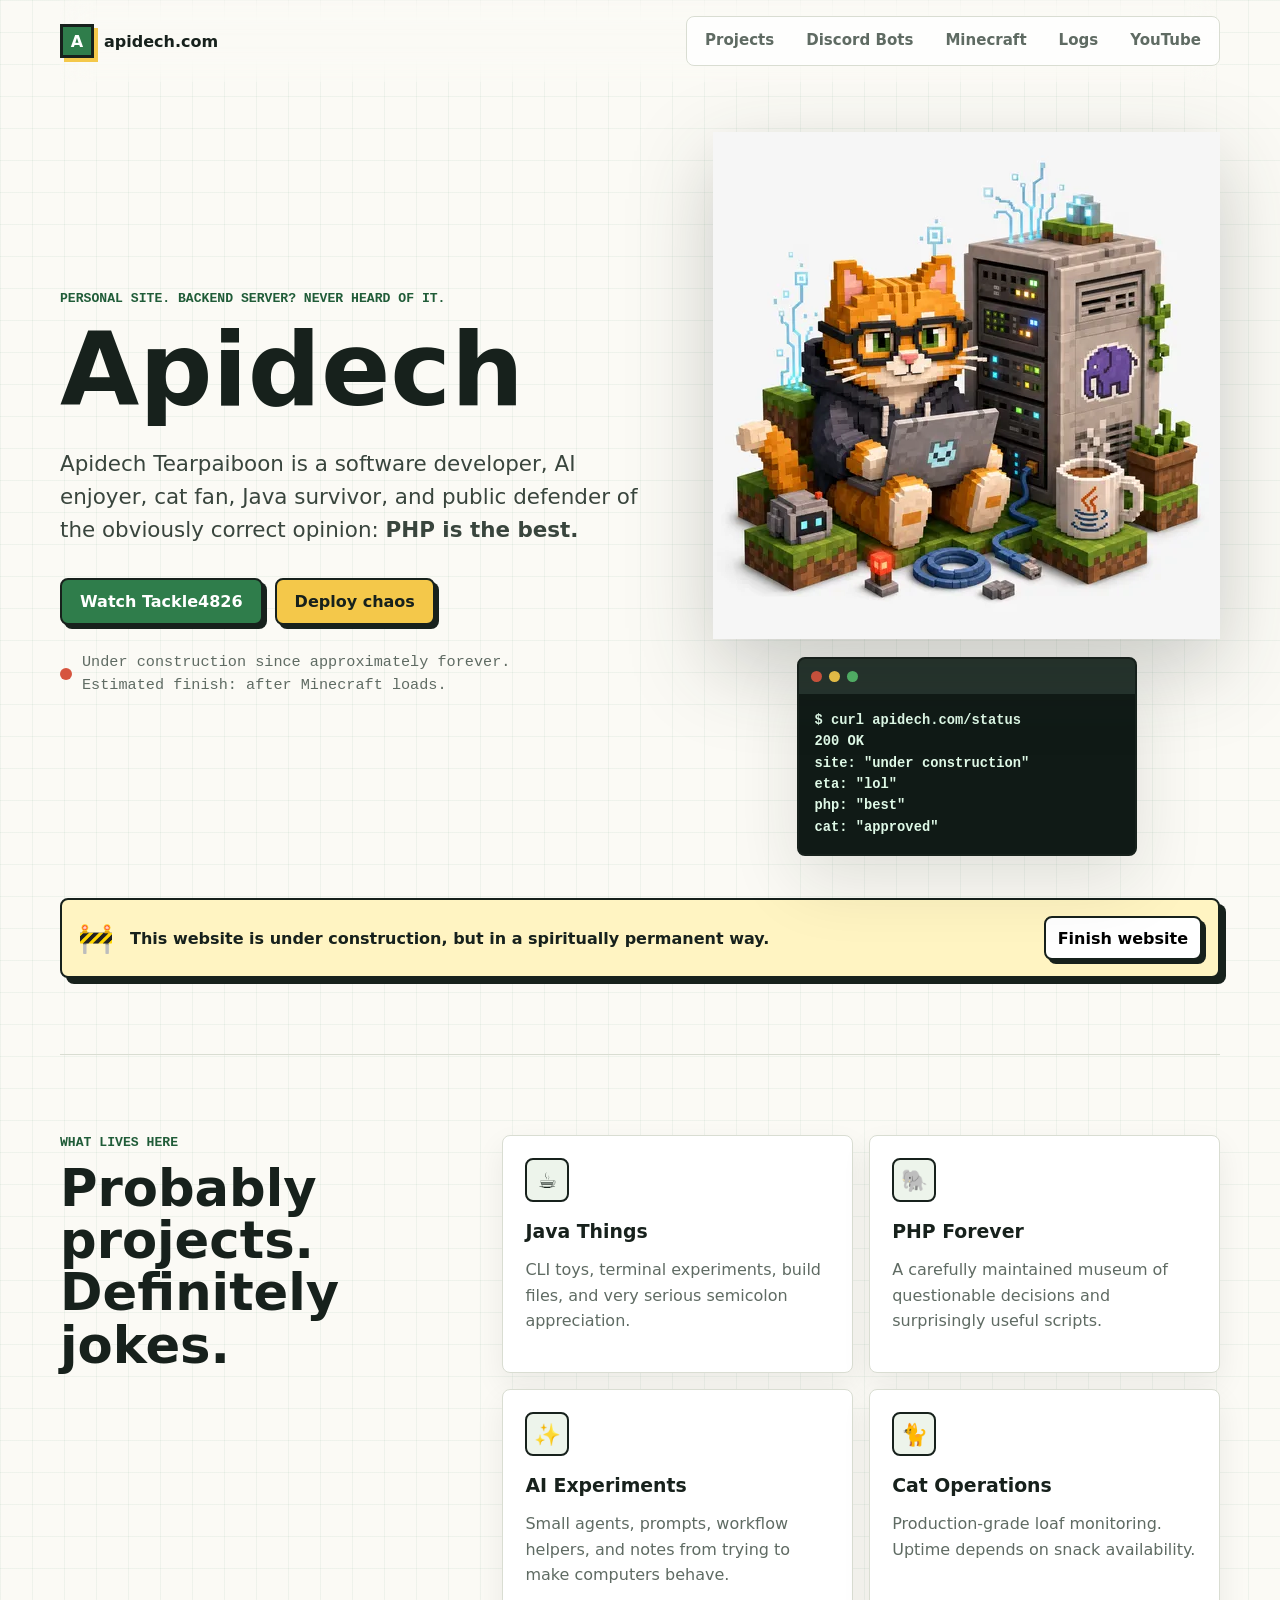
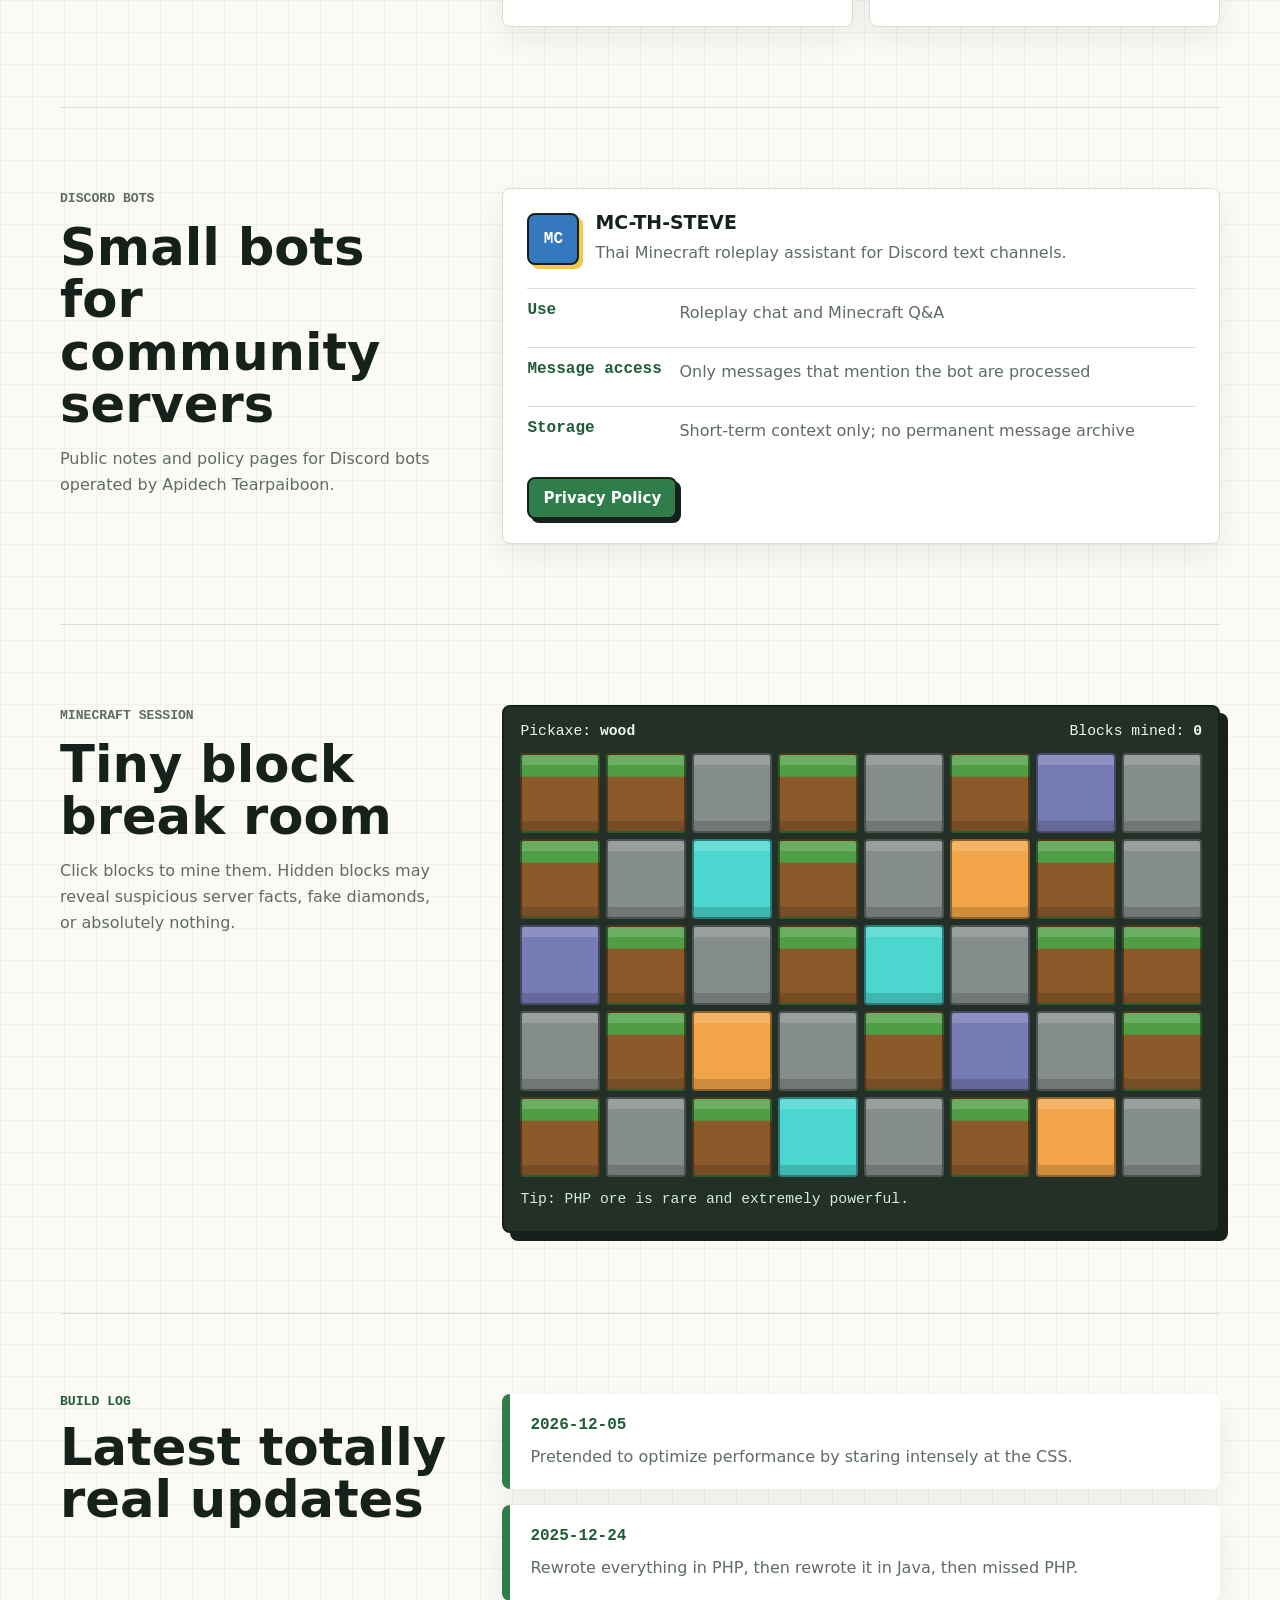
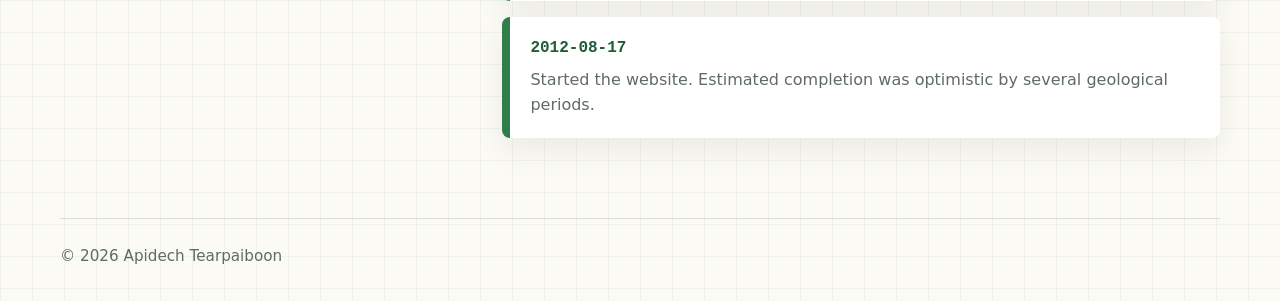
<file: index.html>
<!doctype html>
<html lang="en">
  <head>
    <meta charset="utf-8">
    <meta name="viewport" content="width=device-width, initial-scale=1">
    <meta name="description" content="The personal landing page of Apidech Tearpaiboon. Software, AI, cats, Minecraft, and one suspiciously permanent under-construction sign.">
    <title>Apidech Tearpaiboon | apidech.com</title>
    <link rel="preload" href="assets/apidech-cat-server.webp" as="image">
    <link rel="stylesheet" href="styles.css">
  </head>
  <body>
    <div class="site-shell">
      <header class="topbar" aria-label="Site header">
        <a class="brand" href="#top" aria-label="apidech.com home">
          <span class="brand-mark" aria-hidden="true">A</span>
          <span>apidech.com</span>
        </a>
        <nav class="nav" aria-label="Primary navigation">
          <a href="#projects">Projects</a>
          <a href="#discord-bots">Discord Bots</a>
          <a href="#minecraft">Minecraft</a>
          <a href="#logs">Logs</a>
          <a href="https://www.youtube.com/user/tackle4826" target="_blank" rel="noreferrer">YouTube</a>
        </nav>
      </header>

      <main id="top">
        <section class="hero" aria-labelledby="hero-title">
          <div class="hero-copy">
            <p class="eyebrow">Personal site. Backend server? Never heard of it.</p>
            <h1 id="hero-title">Apidech</h1>
            <p class="intro">
              Apidech Tearpaiboon is a software developer, AI enjoyer, cat fan, Java survivor, and public defender of the obviously correct opinion:
              <strong>PHP is the best.</strong>
            </p>
            <div class="hero-actions" aria-label="Hero actions">
              <a class="button primary" href="https://www.youtube.com/user/tackle4826" target="_blank" rel="noreferrer">Watch Tackle4826</a>
              <button class="button ghost" type="button" data-chaos-button>Deploy chaos</button>
            </div>
            <div class="status-line" role="status">
              <span class="pulse" aria-hidden="true"></span>
              Under construction since approximately forever. Estimated finish: after Minecraft loads.
            </div>
          </div>

          <div class="hero-visual" aria-label="Cat developer mascot beside an old server">
            <img src="assets/apidech-cat-server.webp" alt="Pixel-art cat developer with a server, code props, and Minecraft blocks">
            <div class="terminal-card" aria-label="Fake terminal status">
              <div class="terminal-header">
                <span></span><span></span><span></span>
              </div>
              <pre><code>$ curl apidech.com/status
200 OK
site: "under construction"
eta: "lol"
php: "best"
cat: "approved"</code></pre>
            </div>
          </div>
        </section>

        <section class="notice-band" aria-label="Construction notice">
          <span>🚧</span>
          <p>This website is under construction, but in a spiritually permanent way.</p>
          <button class="tiny-button" type="button" data-finish-button>Finish website</button>
        </section>

        <section class="section-grid" id="projects" aria-labelledby="projects-title">
          <div>
            <p class="eyebrow">What lives here</p>
            <h2 id="projects-title">Probably projects. Definitely jokes.</h2>
          </div>
          <div class="cards">
            <article class="card">
              <span class="card-icon" aria-hidden="true">☕</span>
              <h3>Java Things</h3>
              <p>CLI toys, terminal experiments, build files, and very serious semicolon appreciation.</p>
            </article>
            <article class="card">
              <span class="card-icon" aria-hidden="true">🐘</span>
              <h3>PHP Forever</h3>
              <p>A carefully maintained museum of questionable decisions and surprisingly useful scripts.</p>
            </article>
            <article class="card">
              <span class="card-icon" aria-hidden="true">✨</span>
              <h3>AI Experiments</h3>
              <p>Small agents, prompts, workflow helpers, and notes from trying to make computers behave.</p>
            </article>
            <article class="card">
              <span class="card-icon" aria-hidden="true">🐈</span>
              <h3>Cat Operations</h3>
              <p>Production-grade loaf monitoring. Uptime depends on snack availability.</p>
            </article>
          </div>
        </section>

        <section class="discord-bots" id="discord-bots" aria-labelledby="discord-bots-title">
          <div>
            <p class="eyebrow">Discord bots</p>
            <h2 id="discord-bots-title">Small bots for community servers</h2>
            <p>
              Public notes and policy pages for Discord bots operated by Apidech Tearpaiboon.
            </p>
          </div>
          <div class="bot-list">
            <article class="bot-card" aria-labelledby="steve-bot-title">
              <div class="bot-card-header">
                <span class="bot-badge" aria-hidden="true">MC</span>
                <div>
                  <h3 id="steve-bot-title">MC-TH-STEVE</h3>
                  <p>Thai Minecraft roleplay assistant for Discord text channels.</p>
                </div>
              </div>
              <dl class="bot-facts">
                <div>
                  <dt>Use</dt>
                  <dd>Roleplay chat and Minecraft Q&amp;A</dd>
                </div>
                <div>
                  <dt>Message access</dt>
                  <dd>Only messages that mention the bot are processed</dd>
                </div>
                <div>
                  <dt>Storage</dt>
                  <dd>Short-term context only; no permanent message archive</dd>
                </div>
              </dl>
              <div class="bot-actions">
                <a class="button primary compact" href="mc-th-steve/privacy-policy/">Privacy Policy</a>
              </div>
            </article>
          </div>
        </section>

        <section class="minecraft" id="minecraft" aria-labelledby="minecraft-title">
          <div class="minecraft-copy">
            <p class="eyebrow">Minecraft session</p>
            <h2 id="minecraft-title">Tiny block break room</h2>
            <p>
              Click blocks to mine them. Hidden blocks may reveal suspicious server facts, fake diamonds, or absolutely nothing.
            </p>
          </div>
          <div class="game-panel">
            <div class="game-stats" aria-live="polite">
              <span>Pickaxe: <strong data-pickaxe>wood</strong></span>
              <span>Blocks mined: <strong data-score>0</strong></span>
            </div>
            <div class="block-grid" data-block-grid aria-label="Clickable Minecraft-style block grid"></div>
            <p class="game-message" data-game-message>Tip: PHP ore is rare and extremely powerful.</p>
          </div>
        </section>

        <section class="logs" id="logs" aria-labelledby="logs-title">
          <div>
            <p class="eyebrow">Build log</p>
            <h2 id="logs-title">Latest totally real updates</h2>
          </div>
          <ol class="timeline">
            <li>
              <time datetime="2026-06-02" data-current-date>2026-06-02</time>
              <p data-random-update-message>Added a landing page so the domain looks busy while the backend keeps a fake mustache on.</p>
            </li>
            <li>
              <time datetime="2025-12-24">2025-12-24</time>
              <p>Rewrote everything in PHP, then rewrote it in Java, then missed PHP.</p>
            </li>
            <li>
              <time datetime="2012-08-17">2012-08-17</time>
              <p>Started the website. Estimated completion was optimistic by several geological periods.</p>
            </li>
          </ol>
        </section>
      </main>

      <footer class="footer">
        <span>© <span data-year></span> Apidech Tearpaiboon</span>
      </footer>
    </div>

    <div class="toast" data-toast hidden></div>
    <script src="script.js"></script>
  </body>
</html>
</file>
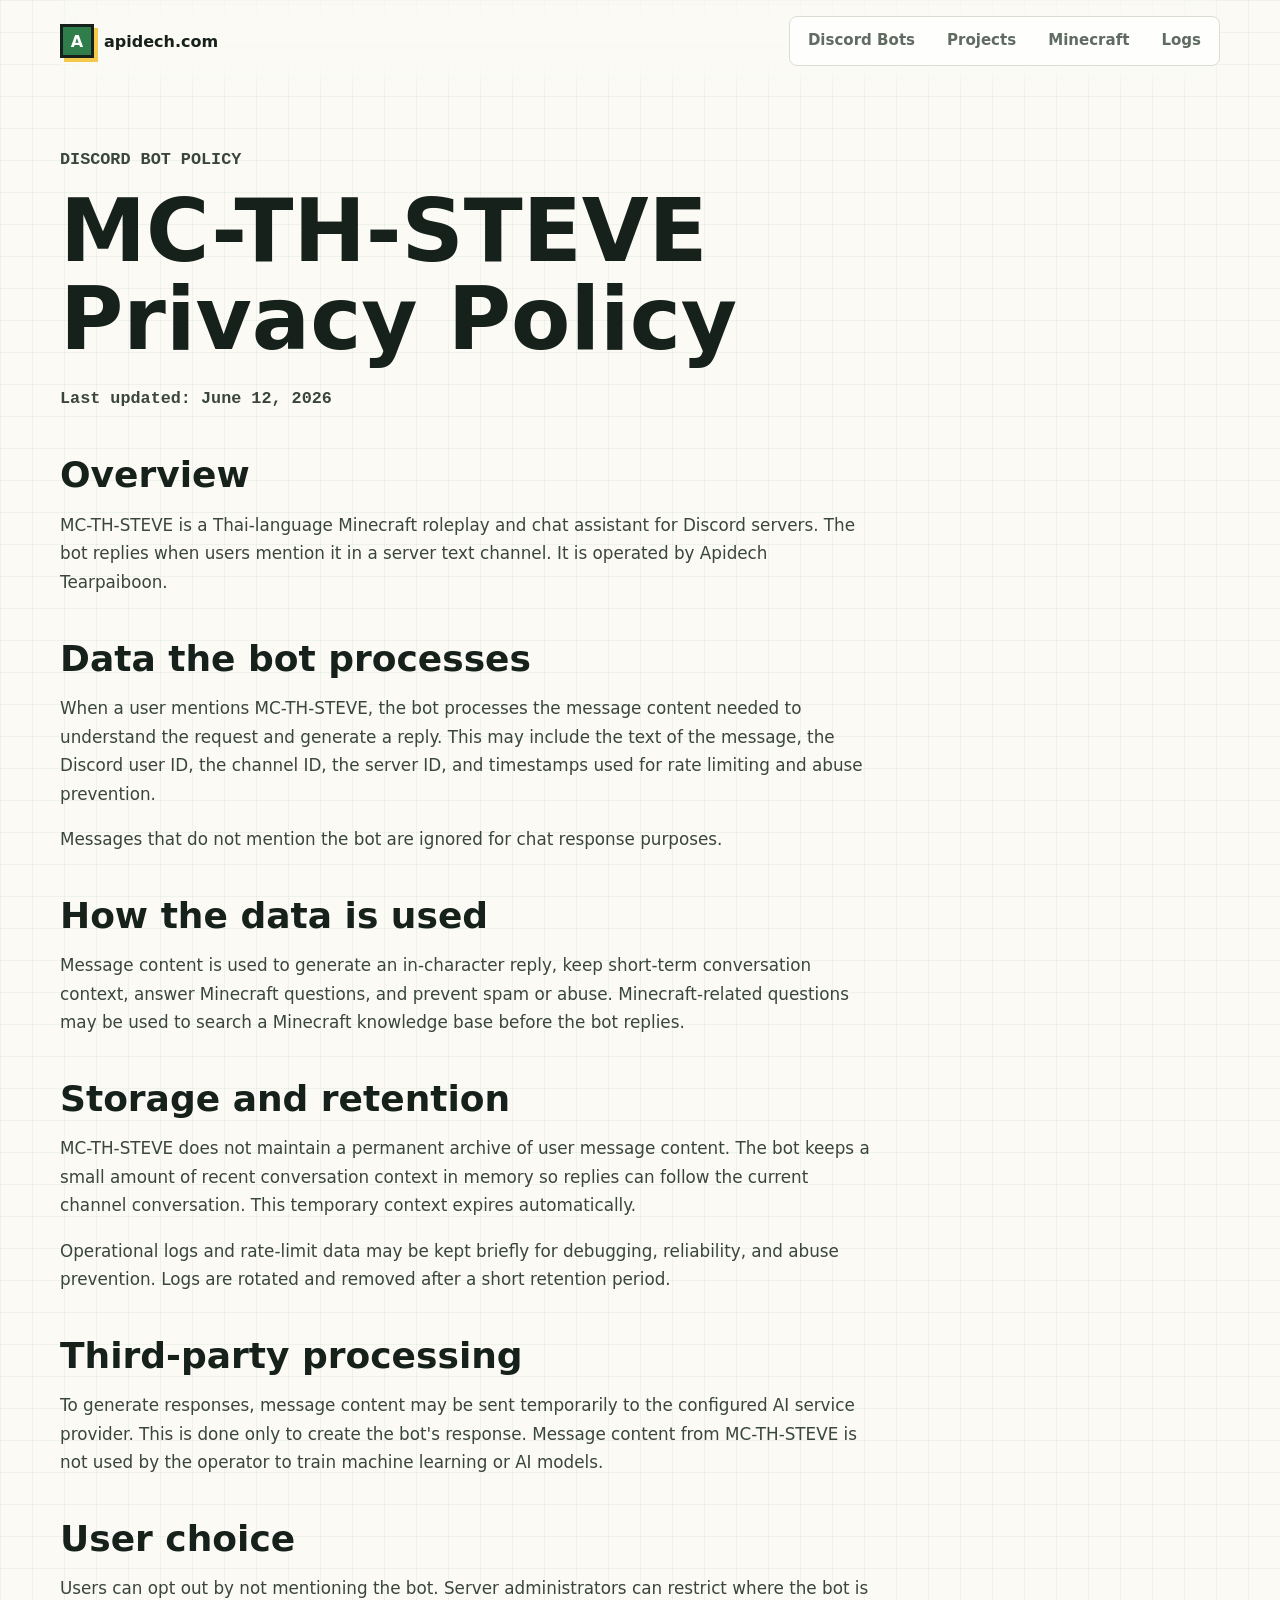
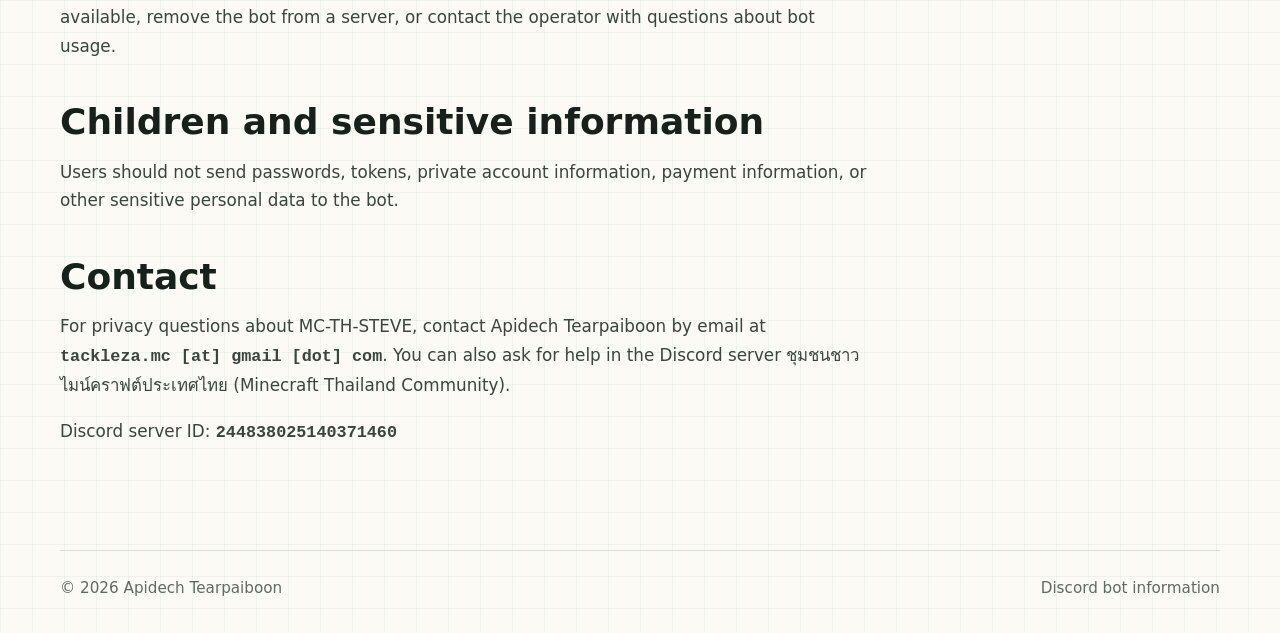
<file: mc-th-steve/privacy-policy/index.html>
<!doctype html>
<html lang="en">
  <head>
    <meta charset="utf-8">
    <meta name="viewport" content="width=device-width, initial-scale=1">
    <meta name="description" content="Privacy Policy for MC-TH-STEVE, a Thai Minecraft roleplay Discord bot operated by Apidech Tearpaiboon.">
    <title>MC-TH-STEVE Privacy Policy | apidech.com</title>
    <link rel="stylesheet" href="../../styles.css">
  </head>
  <body>
    <div class="site-shell">
      <header class="topbar" aria-label="Site header">
        <a class="brand" href="../../#top" aria-label="apidech.com home">
          <span class="brand-mark" aria-hidden="true">A</span>
          <span>apidech.com</span>
        </a>
        <nav class="nav" aria-label="Primary navigation">
          <a href="../../#discord-bots">Discord Bots</a>
          <a href="../../#projects">Projects</a>
          <a href="../../#minecraft">Minecraft</a>
          <a href="../../#logs">Logs</a>
        </nav>
      </header>

      <main class="policy-page">
        <article class="policy-document">
          <p class="eyebrow">Discord bot policy</p>
          <h1>MC-TH-STEVE Privacy Policy</h1>
          <p class="policy-updated">Last updated: June 12, 2026</p>

          <section>
            <h2>Overview</h2>
            <p>
              MC-TH-STEVE is a Thai-language Minecraft roleplay and chat assistant for Discord servers. The bot replies when users mention it in a server text channel. It is operated by Apidech Tearpaiboon.
            </p>
          </section>

          <section>
            <h2>Data the bot processes</h2>
            <p>
              When a user mentions MC-TH-STEVE, the bot processes the message content needed to understand the request and generate a reply. This may include the text of the message, the Discord user ID, the channel ID, the server ID, and timestamps used for rate limiting and abuse prevention.
            </p>
            <p>
              Messages that do not mention the bot are ignored for chat response purposes.
            </p>
          </section>

          <section>
            <h2>How the data is used</h2>
            <p>
              Message content is used to generate an in-character reply, keep short-term conversation context, answer Minecraft questions, and prevent spam or abuse. Minecraft-related questions may be used to search a Minecraft knowledge base before the bot replies.
            </p>
          </section>

          <section>
            <h2>Storage and retention</h2>
            <p>
              MC-TH-STEVE does not maintain a permanent archive of user message content. The bot keeps a small amount of recent conversation context in memory so replies can follow the current channel conversation. This temporary context expires automatically.
            </p>
            <p>
              Operational logs and rate-limit data may be kept briefly for debugging, reliability, and abuse prevention. Logs are rotated and removed after a short retention period.
            </p>
          </section>

          <section>
            <h2>Third-party processing</h2>
            <p>
              To generate responses, message content may be sent temporarily to the configured AI service provider. This is done only to create the bot's response. Message content from MC-TH-STEVE is not used by the operator to train machine learning or AI models.
            </p>
          </section>

          <section>
            <h2>User choice</h2>
            <p>
              Users can opt out by not mentioning the bot. Server administrators can restrict where the bot is available, remove the bot from a server, or contact the operator with questions about bot usage.
            </p>
          </section>

          <section>
            <h2>Children and sensitive information</h2>
            <p>
              Users should not send passwords, tokens, private account information, payment information, or other sensitive personal data to the bot.
            </p>
          </section>

          <section>
            <h2>Contact</h2>
            <p>
              For privacy questions about MC-TH-STEVE, contact Apidech Tearpaiboon by email at
              <span class="encoded-contact" aria-label="tackleza dot mc at gmail dot com">tackleza.mc [at] gmail [dot] com</span>.
              You can also ask for help in the Discord server
              <a href="https://discord.com/invite/mc-th" target="_blank" rel="noreferrer">ชุมชนชาวไมน์คราฟต์ประเทศไทย (Minecraft Thailand Community)</a>.
            </p>
            <p>
              Discord server ID: <code>244838025140371460</code>
            </p>
          </section>
        </article>
      </main>

      <footer class="footer">
        <span>© <span data-year></span> Apidech Tearpaiboon</span>
        <span><a href="../../#discord-bots">Discord bot information</a></span>
      </footer>
    </div>

    <script src="../../script.js"></script>
  </body>
</html>
</file>
<file: styles.css>
:root {
  color-scheme: light;
  --ink: #17211c;
  --muted: #5f6b63;
  --paper: #fbfaf5;
  --panel: #ffffff;
  --line: #d9ddd2;
  --green: #2f7d4b;
  --green-dark: #205c38;
  --yellow: #f4c84a;
  --red: #d6553f;
  --blue: #3478bd;
  --shadow: 0 24px 70px rgba(23, 33, 28, 0.12);
  --mono: ui-monospace, SFMono-Regular, Menlo, Monaco, Consolas, "Liberation Mono", monospace;
  font-family: Inter, ui-sans-serif, system-ui, -apple-system, BlinkMacSystemFont, "Segoe UI", sans-serif;
}

* {
  box-sizing: border-box;
}

html {
  scroll-behavior: smooth;
}

body {
  margin: 0;
  min-width: 320px;
  color: var(--ink);
  background:
    linear-gradient(90deg, rgba(47, 125, 75, 0.06) 1px, transparent 1px),
    linear-gradient(rgba(47, 125, 75, 0.06) 1px, transparent 1px),
    var(--paper);
  background-size: 32px 32px;
}

button,
a {
  font: inherit;
}

a {
  color: inherit;
  text-decoration: none;
}

.site-shell {
  width: min(1160px, calc(100% - 32px));
  margin: 0 auto;
}

.topbar {
  position: sticky;
  top: 0;
  z-index: 5;
  display: flex;
  align-items: center;
  justify-content: space-between;
  gap: 20px;
  padding: 16px 0;
  backdrop-filter: blur(14px);
}

.brand,
.nav {
  display: flex;
  align-items: center;
}

.brand {
  gap: 10px;
  font-weight: 800;
}

.brand-mark {
  display: grid;
  width: 34px;
  height: 34px;
  place-items: center;
  color: white;
  background: var(--green);
  border: 3px solid var(--ink);
  box-shadow: 4px 4px 0 var(--yellow);
}

.nav {
  gap: 8px;
  padding: 6px;
  background: rgba(255, 255, 255, 0.78);
  border: 1px solid var(--line);
  border-radius: 8px;
}

.nav a {
  min-height: 36px;
  padding: 8px 12px;
  border-radius: 6px;
  color: var(--muted);
  font-size: 0.94rem;
  font-weight: 700;
}

.nav a:hover,
.nav a:focus-visible {
  color: var(--ink);
  background: #edf4eb;
  outline: none;
}

.hero {
  display: grid;
  grid-template-columns: minmax(0, 1fr) minmax(330px, 0.86fr);
  gap: clamp(28px, 5vw, 64px);
  align-items: center;
  min-height: calc(100svh - 84px);
  padding: 44px 0 36px;
}

.hero-copy {
  max-width: 680px;
}

.eyebrow {
  margin: 0 0 12px;
  color: var(--green-dark);
  font-family: var(--mono);
  font-size: 0.82rem;
  font-weight: 800;
  letter-spacing: 0;
  text-transform: uppercase;
}

h1,
h2,
h3,
p {
  overflow-wrap: anywhere;
}

h1,
h2,
h3 {
  margin: 0;
  line-height: 1.02;
}

h1 {
  max-width: 13.5ch;
  font-size: clamp(3.25rem, 8vw, 6.8rem);
  letter-spacing: 0;
}

h2 {
  max-width: 18ch;
  font-size: clamp(2rem, 4vw, 3.7rem);
  letter-spacing: 0;
}

h3 {
  font-size: 1.18rem;
}

.intro {
  max-width: 62ch;
  margin: 24px 0 0;
  color: #39453d;
  font-size: clamp(1.08rem, 2vw, 1.34rem);
  line-height: 1.55;
}

.hero-actions {
  display: flex;
  flex-wrap: wrap;
  gap: 12px;
  margin-top: 32px;
}

.button,
.tiny-button {
  min-height: 44px;
  border: 2px solid var(--ink);
  border-radius: 8px;
  cursor: pointer;
  font-weight: 850;
  box-shadow: 4px 4px 0 var(--ink);
  transition: transform 160ms ease, box-shadow 160ms ease, background 160ms ease;
}

.button {
  display: inline-flex;
  align-items: center;
  justify-content: center;
  padding: 12px 18px;
}

.button:hover,
.button:focus-visible,
.tiny-button:hover,
.tiny-button:focus-visible {
  transform: translate(2px, 2px);
  box-shadow: 2px 2px 0 var(--ink);
  outline: none;
}

.primary {
  color: #fff;
  background: var(--green);
}

.ghost {
  color: var(--ink);
  background: var(--yellow);
}

.status-line {
  display: flex;
  align-items: center;
  gap: 10px;
  max-width: 58ch;
  margin-top: 26px;
  color: var(--muted);
  font-family: var(--mono);
  font-size: 0.95rem;
  line-height: 1.5;
}

.pulse {
  flex: 0 0 auto;
  width: 12px;
  height: 12px;
  border-radius: 50%;
  background: var(--red);
  box-shadow: 0 0 0 0 rgba(214, 85, 63, 0.6);
  animation: ping 1.4s infinite;
}

.hero-visual {
  position: relative;
  display: grid;
  gap: 18px;
  justify-items: center;
  min-height: 520px;
}

.hero-visual img {
  display: block;
  width: min(100%, 560px);
  margin: 0 auto;
  filter: drop-shadow(0 28px 42px rgba(23, 33, 28, 0.22));
}

.terminal-card {
  width: min(340px, 92%);
  overflow: hidden;
  color: #dff9e7;
  background: #101a16;
  border: 2px solid var(--ink);
  border-radius: 8px;
  box-shadow: var(--shadow);
}

.terminal-header {
  display: flex;
  gap: 7px;
  padding: 12px;
  background: #26342d;
}

.terminal-header span {
  width: 11px;
  height: 11px;
  border-radius: 50%;
  background: var(--red);
}

.terminal-header span:nth-child(2) {
  background: var(--yellow);
}

.terminal-header span:nth-child(3) {
  background: #55b86a;
}

pre {
  margin: 0;
  padding: 16px;
  overflow: auto;
  font-family: var(--mono);
  font-size: 0.86rem;
  line-height: 1.55;
}

.notice-band {
  display: grid;
  grid-template-columns: auto 1fr auto;
  gap: 16px;
  align-items: center;
  margin: 0 0 76px;
  padding: 16px;
  background: #fff4c2;
  border: 2px solid var(--ink);
  border-radius: 8px;
  box-shadow: 6px 6px 0 var(--ink);
}

.notice-band span {
  font-size: 1.8rem;
}

.notice-band p {
  margin: 0;
  font-weight: 800;
}

.tiny-button {
  padding: 9px 12px;
  background: #fff;
}

.section-grid,
.discord-bots,
.minecraft,
.logs {
  display: grid;
  grid-template-columns: 0.7fr 1.3fr;
  gap: clamp(24px, 5vw, 56px);
  align-items: start;
  padding: 80px 0;
  border-top: 1px solid var(--line);
}

.cards {
  display: grid;
  grid-template-columns: repeat(2, minmax(0, 1fr));
  gap: 16px;
}

.card {
  min-height: 210px;
  padding: 22px;
  background: var(--panel);
  border: 1px solid var(--line);
  border-radius: 8px;
  box-shadow: 0 12px 30px rgba(23, 33, 28, 0.07);
}

.card-icon {
  display: grid;
  width: 44px;
  height: 44px;
  place-items: center;
  margin-bottom: 20px;
  background: #edf4eb;
  border: 2px solid var(--ink);
  border-radius: 8px;
  font-size: 1.35rem;
}

.card p,
.discord-bots p,
.minecraft-copy p,
.timeline p {
  color: var(--muted);
  line-height: 1.6;
}

.bot-list {
  display: grid;
  gap: 16px;
}

.bot-card {
  min-height: 280px;
  padding: 24px;
  background: var(--panel);
  border: 1px solid var(--line);
  border-radius: 8px;
  box-shadow: 0 12px 30px rgba(23, 33, 28, 0.07);
}

.bot-card-header {
  display: grid;
  grid-template-columns: auto 1fr;
  gap: 16px;
  align-items: start;
}

.bot-card-header p {
  margin: 8px 0 0;
}

.bot-badge {
  display: grid;
  width: 52px;
  height: 52px;
  place-items: center;
  color: #fff;
  background: var(--blue);
  border: 2px solid var(--ink);
  border-radius: 8px;
  box-shadow: 4px 4px 0 var(--yellow);
  font-family: var(--mono);
  font-weight: 900;
}

.bot-facts {
  display: grid;
  gap: 10px;
  margin: 22px 0 0;
}

.bot-facts div {
  display: grid;
  grid-template-columns: 140px 1fr;
  gap: 12px;
  padding: 12px 0;
  border-top: 1px solid var(--line);
}

.bot-facts dt {
  color: var(--green-dark);
  font-family: var(--mono);
  font-weight: 850;
}

.bot-facts dd {
  margin: 0;
  color: var(--muted);
  line-height: 1.5;
}

.bot-actions {
  display: flex;
  flex-wrap: wrap;
  gap: 12px;
  margin-top: 22px;
}

.compact {
  min-height: 40px;
  padding: 10px 14px;
  font-size: 0.94rem;
}

.policy-page {
  padding: 64px 0 86px;
}

.policy-document {
  max-width: 860px;
}

.policy-document h1 {
  max-width: 14ch;
  font-size: clamp(2.8rem, 7vw, 5.4rem);
}

.policy-document h2 {
  max-width: none;
  margin-top: 44px;
  font-size: clamp(1.55rem, 3vw, 2.25rem);
}

.policy-document p {
  max-width: 76ch;
  color: #39453d;
  font-size: 1.05rem;
  line-height: 1.7;
}

.policy-updated {
  margin: 22px 0 34px;
  color: var(--green-dark);
  font-family: var(--mono);
  font-weight: 800;
}

.encoded-contact,
code {
  font-family: var(--mono);
  font-weight: 800;
}

.game-panel {
  padding: 16px;
  background: #233027;
  border: 2px solid var(--ink);
  border-radius: 8px;
  box-shadow: 8px 8px 0 var(--ink);
}

.game-stats {
  display: flex;
  flex-wrap: wrap;
  justify-content: space-between;
  gap: 12px;
  margin-bottom: 14px;
  color: #eff7e9;
  font-family: var(--mono);
  font-size: 0.92rem;
}

.block-grid {
  display: grid;
  grid-template-columns: repeat(8, minmax(28px, 1fr));
  gap: 6px;
}

.block {
  aspect-ratio: 1;
  min-height: 42px;
  border: 2px solid rgba(0, 0, 0, 0.42);
  border-radius: 4px;
  cursor: pointer;
  box-shadow: inset 0 10px 0 rgba(255, 255, 255, 0.16), inset 0 -10px 0 rgba(0, 0, 0, 0.15);
}

.block:focus-visible {
  outline: 3px solid var(--yellow);
  outline-offset: 2px;
}

.block[data-type="grass"] {
  background: linear-gradient(#4f9d45 0 28%, #8b5a2b 29%);
}

.block[data-type="stone"] {
  background: #858c8c;
}

.block[data-type="diamond"] {
  background: #4bd6d0;
}

.block[data-type="php"] {
  background: #777bb4;
}

.block[data-type="cat"] {
  background: #f2a548;
}

.block.mined {
  pointer-events: none;
  background: #151f1a;
  box-shadow: inset 0 0 0 1px rgba(255, 255, 255, 0.04);
  opacity: 0.62;
}

.game-message {
  min-height: 24px;
  margin: 14px 0 0;
  color: #d5ead9;
  font-family: var(--mono);
  font-size: 0.92rem;
}

.timeline {
  display: grid;
  gap: 16px;
  margin: 0;
  padding: 0;
  list-style: none;
}

.timeline li {
  padding: 20px;
  background: #fff;
  border-left: 8px solid var(--green);
  border-radius: 8px;
  box-shadow: 0 12px 30px rgba(23, 33, 28, 0.07);
}

.timeline time {
  color: var(--green-dark);
  font-family: var(--mono);
  font-weight: 850;
}

.timeline p {
  margin: 10px 0 0;
}

.footer {
  display: flex;
  flex-wrap: wrap;
  justify-content: space-between;
  gap: 12px;
  padding: 28px 0 36px;
  color: var(--muted);
  border-top: 1px solid var(--line);
  font-size: 0.95rem;
}

.toast {
  position: fixed;
  right: 20px;
  bottom: 20px;
  z-index: 10;
  width: min(360px, calc(100% - 40px));
  padding: 14px 16px;
  color: white;
  background: #17211c;
  border: 2px solid #fff;
  border-radius: 8px;
  box-shadow: 0 16px 42px rgba(0, 0, 0, 0.28);
  font-weight: 750;
}

.chaos-mode {
  animation: hue-shift 8s linear infinite;
}

.konami-cat {
  position: fixed;
  left: 20px;
  bottom: 18px;
  z-index: 9;
  font-size: 2.4rem;
  animation: bob 1.1s ease-in-out infinite alternate;
}

@keyframes ping {
  70% {
    box-shadow: 0 0 0 12px rgba(214, 85, 63, 0);
  }
  100% {
    box-shadow: 0 0 0 0 rgba(214, 85, 63, 0);
  }
}

@keyframes hue-shift {
  to {
    filter: hue-rotate(360deg);
  }
}

@keyframes bob {
  to {
    transform: translateY(-8px);
  }
}

@media (max-width: 900px) {
  .topbar,
  .section-grid,
  .discord-bots,
  .minecraft,
  .logs {
    grid-template-columns: 1fr;
  }

  .topbar {
    position: static;
    align-items: stretch;
    flex-direction: column;
  }

  .nav {
    justify-content: space-between;
    overflow-x: auto;
  }

  .hero {
    grid-template-columns: 1fr;
    min-height: auto;
    padding-top: 34px;
  }

  .hero-visual {
    min-height: auto;
  }

  .terminal-card {
    width: min(420px, 100%);
  }

  .notice-band {
    grid-template-columns: auto 1fr;
  }

  .notice-band .tiny-button {
    grid-column: 1 / -1;
    width: 100%;
  }

  h2 {
    max-width: 20ch;
  }

  h1 {
    max-width: 12ch;
    font-size: clamp(3rem, 12vw, 5.25rem);
  }
}

@media (max-width: 620px) {
  .site-shell {
    width: min(100% - 22px, 1160px);
  }

  .cards {
    grid-template-columns: 1fr;
  }

  .hero-actions {
    display: grid;
  }

  .button {
    width: 100%;
  }

  .status-line {
    align-items: flex-start;
  }

  .block-grid {
    grid-template-columns: repeat(6, minmax(28px, 1fr));
  }

  .bot-card-header,
  .bot-facts div {
    grid-template-columns: 1fr;
  }
}

@media (prefers-reduced-motion: reduce) {
  *,
  *::before,
  *::after {
    scroll-behavior: auto !important;
    animation-duration: 0.001ms !important;
    animation-iteration-count: 1 !important;
    transition-duration: 0.001ms !important;
  }
}
</file>
